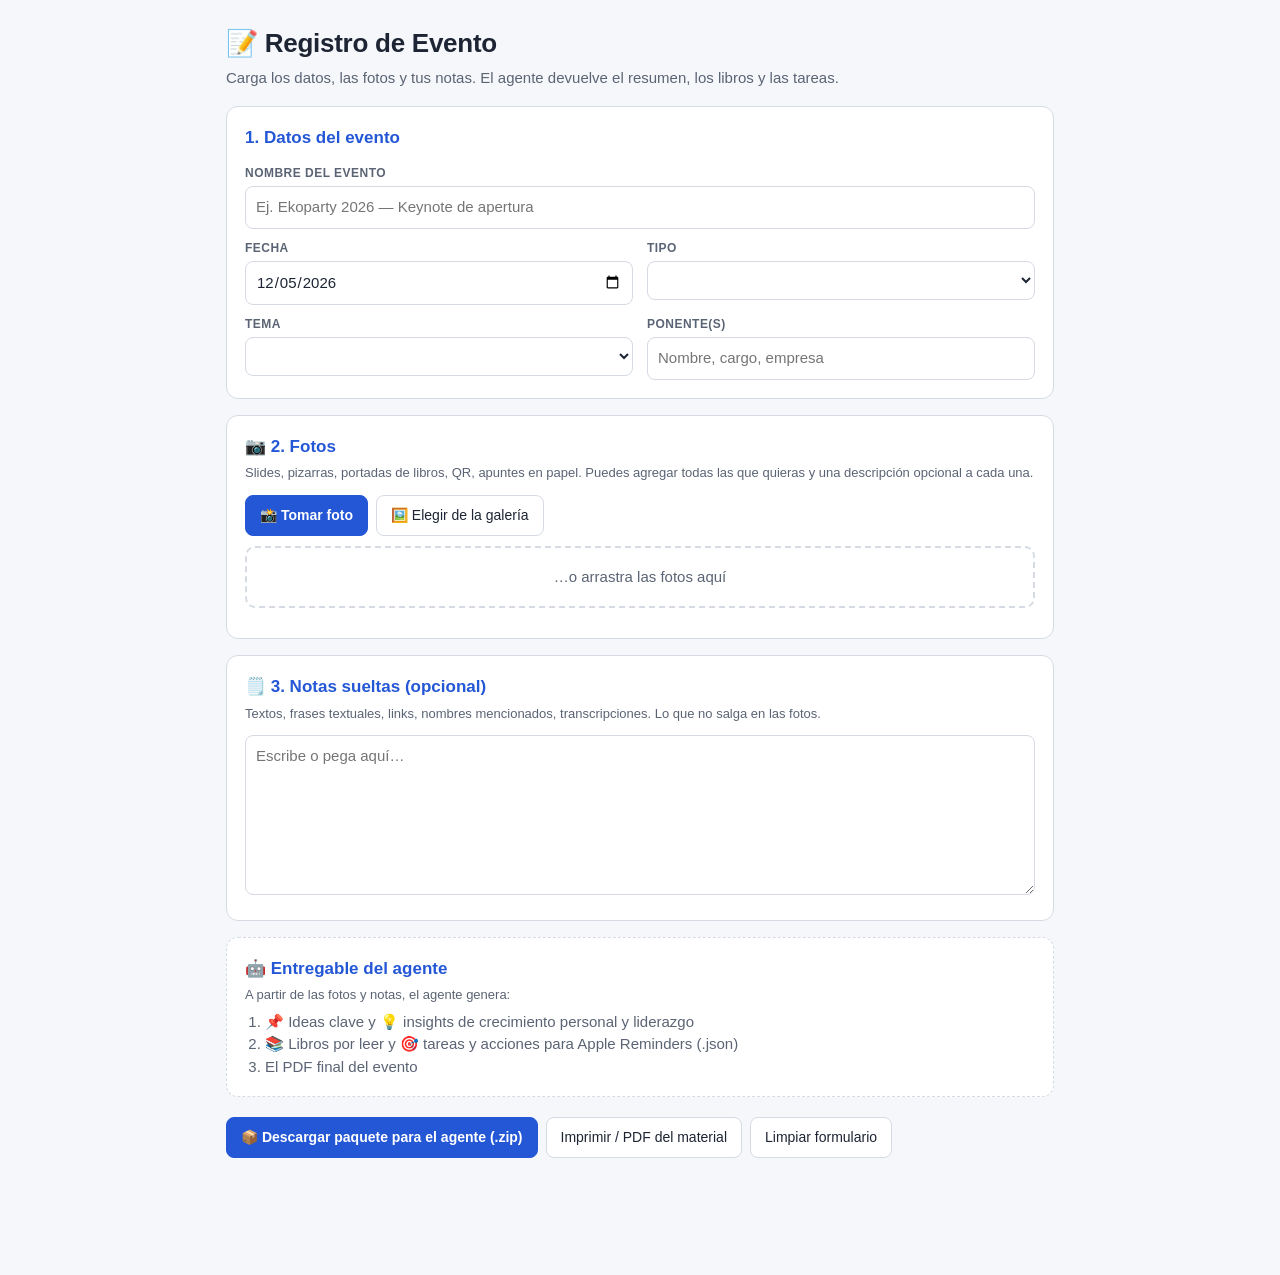
<file: formulario/index.html>
<!doctype html>
<html lang="es">
<head>
<meta charset="utf-8">
<meta name="viewport" content="width=device-width, initial-scale=1">
<title>Registro de Evento</title>
<style>
  :root { --tinta:#1d2433; --suave:#5b6474; --acento:#2457d6; --linea:#d5dae3; --fondo:#f5f7fb; --papel:#fff; }
  @media (prefers-color-scheme: dark) {
    :root:not([data-theme="light"]) { --tinta:#e6e9ef; --suave:#9aa3b2; --acento:#7aa2ff; --linea:#343b48; --fondo:#1b2029; --papel:#12161d; }
  }
  * { box-sizing: border-box; }
  body { margin:0; background:var(--fondo); color:var(--tinta);
         font:15px/1.5 -apple-system,"Segoe UI","Helvetica Neue",Arial,"Noto Color Emoji",sans-serif; }
  main { max-width: 860px; margin: 0 auto; padding: 24px 16px 80px; }
  header h1 { margin:0; font-size:26px; letter-spacing:-.01em; }
  header p { margin:4px 0 0; color:var(--suave); }
  section { background:var(--papel); border:1px solid var(--linea); border-radius:12px; padding:18px; margin-top:16px; }
  section > h2 { margin:0 0 4px; font-size:17px; color:var(--acento); }
  .ayuda { margin:0 0 12px; color:var(--suave); font-size:13px; }
  label { display:block; font-size:12px; font-weight:600; text-transform:uppercase; letter-spacing:.04em; color:var(--suave); margin:10px 0 4px; }
  input, select, textarea { width:100%; font:inherit; color:var(--tinta); background:var(--papel);
         border:1px solid var(--linea); border-radius:8px; padding:9px 10px; }
  textarea { resize:vertical; min-height:160px; overflow:hidden; }
  input:focus, select:focus, textarea:focus { outline:2px solid var(--acento); outline-offset:-1px; border-color:transparent; }
  .grid { display:grid; gap:0 14px; grid-template-columns: 1fr 1fr; }
  .grid .ancho { grid-column: 1 / -1; }
  @media (max-width: 600px) { .grid { grid-template-columns: 1fr; } }
  button { font:inherit; font-size:14px; border-radius:8px; padding:9px 14px; cursor:pointer;
           border:1px solid var(--linea); background:var(--papel); color:var(--tinta); }
  button.primario { background:var(--acento); border-color:var(--acento); color:#fff; font-weight:600; }
  button.quitar { padding:2px 9px; font-size:13px; color:var(--suave); }
  .acciones { display:flex; flex-wrap:wrap; gap:8px; margin-top:20px; }
  .botones-fotos { display:flex; flex-wrap:wrap; gap:8px; }
  .soltar { border:2px dashed var(--linea); border-radius:10px; padding:18px; text-align:center; color:var(--suave); margin-top:10px; }
  @media (pointer: coarse) { .soltar { display:none; } }
  .soltar.activo { border-color:var(--acento); color:var(--acento); }
  .fotos { display:grid; grid-template-columns: repeat(auto-fill, minmax(150px,1fr)); gap:10px; margin-top:12px; }
  .fotos figure { margin:0; position:relative; }
  .fotos img { width:100%; aspect-ratio: 4 / 3; object-fit:cover; border-radius:8px; border:1px solid var(--linea); display:block; }
  .fotos input { margin-top:4px; padding:4px 6px; font-size:12px; }
  .fotos .quitar { position:absolute; top:4px; right:4px; background:var(--papel); }
  .contador { font-size:13px; color:var(--suave); margin-top:8px; }
  .aviso { font-size:13px; color:var(--suave); min-height:1.2em; margin-top:8px; }
  .pendiente { border-style:dashed; color:var(--suave); }
  .pendiente ol { margin:6px 0 0; padding-left:20px; }

  @media print {
    @page { size: A4; margin: 14mm; }
    :root { --tinta:#1d2433; --suave:#5b6474; --acento:#2457d6; --linea:#c9cfda; --fondo:#fff; --papel:#fff; }
    html { -webkit-print-color-adjust:exact; print-color-adjust:exact; }
    body { background:#fff; font-size:11pt; }
    main { padding:0; max-width:none; }
    .no-imprimir, .quitar, .ayuda, .soltar, .botones-fotos, .contador { display:none !important; }
    section { border:0; border-top:2px solid var(--acento); border-radius:0; padding:8px 0 4px; margin-top:12px; }
    section > h2 { break-after:avoid; }
    input, select, textarea { border:0; border-bottom:1px solid var(--linea); border-radius:0; padding:3px 2px; }
    select { appearance:none; -webkit-appearance:none; }
    textarea { resize:none; }
    .fotos { grid-template-columns: repeat(2, 1fr); }
    .fotos img { aspect-ratio:auto; object-fit:contain; }
    .fotos figure { break-inside:avoid; }
    .en-blanco #notas { min-height:520px !important; }
  }
</style>
</head>
<body>
<main>
  <header>
    <h1>📝 Registro de Evento</h1>
    <p>Carga los datos, las fotos y tus notas. El agente devuelve el resumen, los libros y las tareas.</p>
  </header>

  <section>
    <h2>1. Datos del evento</h2>
    <div class="grid">
      <div class="ancho"><label for="evento">Nombre del evento</label><input id="evento" data-campo placeholder="Ej. Ekoparty 2026 — Keynote de apertura"></div>
      <div><label for="fecha">Fecha</label><input id="fecha" type="date" data-campo></div>
      <div><label for="tipo">Tipo</label>
        <select id="tipo" data-campo><option></option><option>Conferencia</option><option>Meetup</option><option>Webinar</option><option>Taller</option><option>Charla / Keynote</option><option>Podcast / Video</option><option>Otro</option></select></div>
      <div><label for="tema">Tema</label>
        <select id="tema" data-campo><option></option><option>Ciberseguridad</option><option>Tecnología</option><option>Crecimiento personal</option><option>Liderazgo</option><option>Negocios</option><option>Otro</option></select></div>
      <div><label for="ponentes">Ponente(s)</label><input id="ponentes" data-campo placeholder="Nombre, cargo, empresa"></div>
    </div>
  </section>

  <section id="secFotos">
    <h2>📷 2. Fotos</h2>
    <p class="ayuda">Slides, pizarras, portadas de libros, QR, apuntes en papel. Puedes agregar todas las que quieras y una descripción opcional a cada una.</p>
    <div class="botones-fotos">
      <button class="primario" id="btnCamara">📸 Tomar foto</button>
      <button id="btnGaleria">🖼️ Elegir de la galería</button>
    </div>
    <input id="inCamara" type="file" accept="image/*" capture="environment" hidden>
    <input id="inGaleria" type="file" accept="image/*" multiple hidden>
    <div class="soltar no-imprimir" id="soltar">…o arrastra las fotos aquí</div>
    <div class="contador" id="contador"></div>
    <div class="fotos" id="fotos"></div>
  </section>

  <section>
    <h2>🗒️ 3. Notas sueltas (opcional)</h2>
    <p class="ayuda">Textos, frases textuales, links, nombres mencionados, transcripciones. Lo que no salga en las fotos.</p>
    <textarea id="notas" data-campo placeholder="Escribe o pega aquí…"></textarea>
  </section>

  <section class="pendiente no-imprimir">
    <h2>🤖 Entregable del agente</h2>
    <p class="ayuda" style="margin:0">A partir de las fotos y notas, el agente genera:</p>
    <ol>
      <li>📌 Ideas clave y 💡 insights de crecimiento personal y liderazgo</li>
      <li>📚 Libros por leer y 🎯 tareas y acciones para Apple Reminders (.json)</li>
      <li>El PDF final del evento</li>
    </ol>
  </section>

  <div class="acciones no-imprimir">
    <button class="primario" id="btnZip">📦 Descargar paquete para el agente (.zip)</button>
    <button id="btnPdf">Imprimir / PDF del material</button>
    <button id="btnLimpiar">Limpiar formulario</button>
  </div>
  <p class="aviso no-imprimir" id="aviso"></p>
</main>

<script>
(() => {
  const $ = s => document.querySelector(s);
  const CLAVE = "registro-evento-borrador-v2";
  const EN_BLANCO = new URLSearchParams(location.search).has("en-blanco");  // hoja para imprimir y llenar a mano
  let fotos = [];  // {nombre, descripcion, dataUrl}

  const crecer = t => { t.style.height = "auto"; t.style.height = t.scrollHeight + 2 + "px"; };
  const avisar = m => { $("#aviso").textContent = m; };

  function datos() {
    const d = {}; document.querySelectorAll("[data-campo]").forEach(el => d[el.id] = el.value.trim());
    return d;
  }
  function guardar() {
    if (EN_BLANCO) return;
    try { localStorage.setItem(CLAVE, JSON.stringify({ ...datos(), fotos })); }
    catch {
      avisar("Borrador guardado sin fotos (el navegador no tiene espacio). Descarga el paquete antes de cerrar.");
      try { localStorage.setItem(CLAVE, JSON.stringify({ ...datos(), fotos: [] })); } catch {}
    }
  }
  function cargar() {
    let d = null;
    if (!EN_BLANCO) try { d = JSON.parse(localStorage.getItem(CLAVE) || "null"); } catch {}
    if (d) { document.querySelectorAll("[data-campo]").forEach(el => { if (d[el.id] != null) el.value = d[el.id]; }); fotos = d.fotos || []; }
    if (!EN_BLANCO && !$("#fecha").value) $("#fecha").value = new Date().toISOString().slice(0, 10);
    pintar(); crecer($("#notas"));
  }

  // --- Fotos ---
  function pintar() {
    const cont = $("#fotos"); cont.innerHTML = "";
    fotos.forEach((f, i) => {
      const fig = document.createElement("figure");
      fig.innerHTML = `<img alt=""><input placeholder="Descripción (opcional)"><button class="quitar" title="Quitar">✕</button>`;
      fig.querySelector("img").src = f.dataUrl;
      const inp = fig.querySelector("input"); inp.value = f.descripcion || "";
      inp.oninput = () => { f.descripcion = inp.value; guardar(); };
      fig.querySelector("button").onclick = () => { fotos.splice(i, 1); pintar(); guardar(); };
      cont.appendChild(fig);
    });
    $("#contador").textContent = fotos.length ? `${fotos.length} foto(s) cargada(s)` : "";
  }
  function reducir(archivo) {   // máx. 2000 px, JPEG 0.85: legible para el agente y liviano
    return new Promise((ok, mal) => {
      const img = new Image(), url = URL.createObjectURL(archivo);
      img.onload = () => {
        const k = Math.min(1, 2000 / Math.max(img.width, img.height));
        const c = document.createElement("canvas"); c.width = Math.round(img.width * k); c.height = Math.round(img.height * k);
        c.getContext("2d").drawImage(img, 0, 0, c.width, c.height);
        URL.revokeObjectURL(url); ok(c.toDataURL("image/jpeg", 0.85));
      };
      img.onerror = () => { URL.revokeObjectURL(url); mal(); };
      img.src = url;
    });
  }
  async function recibir(lista) {
    const imgs = [...lista].filter(a => a.type.startsWith("image/") || /\.(heic|heif)$/i.test(a.name));
    if (!imgs.length) return;
    avisar("Procesando fotos…");
    let fallidas = 0;
    for (const a of imgs) {
      try { fotos.push({ nombre: a.name, descripcion: "", dataUrl: await reducir(a) }); }
      catch { fallidas++; }
    }
    pintar(); avisar(fallidas ? `${fallidas} foto(s) no se pudieron leer (prueba exportarlas como JPG).` : ""); guardar();
  }
  $("#btnCamara").onclick = () => $("#inCamara").click();
  $("#btnGaleria").onclick = () => $("#inGaleria").click();
  for (const id of ["#inCamara", "#inGaleria"]) { const el = $(id); el.onchange = () => { recibir(el.files); el.value = ""; }; }
  const zona = $("#soltar");
  zona.ondragover = e => { e.preventDefault(); zona.classList.add("activo"); };
  zona.ondragleave = () => zona.classList.remove("activo");
  zona.ondrop = e => { e.preventDefault(); zona.classList.remove("activo"); recibir(e.dataTransfer.files); };
  document.addEventListener("paste", e => { if (e.clipboardData && e.clipboardData.files.length) recibir(e.clipboardData.files); });

  // --- ZIP sin compresión, sin librerías ---
  const TABLA = new Uint32Array(256).map((_, n) => { let c = n; for (let k = 0; k < 8; k++) c = c & 1 ? 0xEDB88320 ^ (c >>> 1) : c >>> 1; return c >>> 0; });
  const crc32 = b => { let c = 0xFFFFFFFF; for (let i = 0; i < b.length; i++) c = TABLA[(c ^ b[i]) & 255] ^ (c >>> 8); return (c ^ 0xFFFFFFFF) >>> 0; };
  const escribir = (dv, campos) => campos.forEach(([o, v, s]) => s === 4 ? dv.setUint32(o, v >>> 0, true) : dv.setUint16(o, v, true));
  function zip(archivos) {   // [{nombre, datos: Uint8Array}]
    const enc = new TextEncoder(), partes = [], central = []; let pos = 0;
    const t0 = new Date();
    const hora = (t0.getHours() << 11) | (t0.getMinutes() << 5) | (t0.getSeconds() >> 1);
    const dia = ((t0.getFullYear() - 1980) << 9) | ((t0.getMonth() + 1) << 5) | t0.getDate();
    for (const a of archivos) {
      const n = enc.encode(a.nombre), crc = crc32(a.datos), t = a.datos.length;
      const h = new DataView(new ArrayBuffer(30));
      escribir(h, [[0,0x04034b50,4],[4,20,2],[6,0x0800,2],[8,0,2],[10,hora,2],[12,dia,2],[14,crc,4],[18,t,4],[22,t,4],[26,n.length,2],[28,0,2]]);
      partes.push(new Uint8Array(h.buffer), n, a.datos);
      const c = new DataView(new ArrayBuffer(46));
      escribir(c, [[0,0x02014b50,4],[4,20,2],[6,20,2],[8,0x0800,2],[10,0,2],[12,hora,2],[14,dia,2],[16,crc,4],[20,t,4],[24,t,4],[28,n.length,2],[30,0,2],[32,0,2],[34,0,2],[36,0,2],[38,0,4],[42,pos,4]]);
      central.push(new Uint8Array(c.buffer), n);
      pos += 30 + n.length + t;
    }
    const tam = central.reduce((s, x) => s + x.length, 0);
    const fin = new DataView(new ArrayBuffer(22));
    escribir(fin, [[0,0x06054b50,4],[4,0,2],[6,0,2],[8,archivos.length,2],[10,archivos.length,2],[12,tam,4],[16,pos,4],[20,0,2]]);
    return new Blob([...partes, ...central, new Uint8Array(fin.buffer)], { type: "application/zip" });
  }
  const deDataUrl = u => Uint8Array.from(atob(u.split(",")[1]), c => c.charCodeAt(0));
  const slug = s => (s || "evento").normalize("NFD").replace(/[̀-ͯ]/g, "").toLowerCase().replace(/[^a-z0-9]+/g, "-").replace(/^-|-$/g, "").slice(0, 60) || "evento";
  const base = d => `${d.fecha || "sin-fecha"}-${slug(d.evento)}`;

  $("#btnZip").onclick = () => {
    const d = datos();
    if (!fotos.length && !d.notas) { avisar("Agrega al menos una foto o una nota antes de descargar."); return; }
    const carpeta = base(d) + "/";
    const lista = fotos.map((f, i) => ({ archivo: `fotos/${String(i + 1).padStart(2, "0")}.jpg`, original: f.nombre, descripcion: f.descripcion || "" }));
    const archivos = [
      { nombre: carpeta + "evento.json", datos: new TextEncoder().encode(JSON.stringify({ ...d, fotos: lista }, null, 2) + "\n") },
      ...fotos.map((f, i) => ({ nombre: carpeta + lista[i].archivo, datos: deDataUrl(f.dataUrl) })),
    ];
    const a = document.createElement("a");
    a.href = URL.createObjectURL(zip(archivos)); a.download = base(d) + ".zip";
    document.body.appendChild(a); a.click(); a.remove(); setTimeout(() => URL.revokeObjectURL(a.href), 2000);
    avisar(`Paquete listo: ${base(d)}.zip. Envíalo al agente o súbelo a eventos/entrada/.`);
  };
  $("#btnPdf").onclick = () => {
    const t = document.title; document.title = base(datos()) + "-material";
    crecer($("#notas")); window.print(); document.title = t;
  };
  $("#btnLimpiar").onclick = () => {
    if (!confirm("¿Borrar datos, fotos y notas del formulario?")) return;
    try { localStorage.removeItem(CLAVE); } catch {}
    document.querySelectorAll("[data-campo]").forEach(el => el.value = "");
    fotos = []; cargar(); avisar("Formulario limpio.");
  };
  document.addEventListener("input", e => { if (e.target.id === "notas") crecer(e.target); if (e.target.matches("[data-campo]")) guardar(); });
  document.addEventListener("change", e => { if (e.target.matches("[data-campo]")) guardar(); });
  window.addEventListener("beforeprint", () => crecer($("#notas")));

  cargar();
  if (EN_BLANCO) {   // hoja limpia: sin ejemplos ni sección de fotos
    document.body.classList.add("en-blanco");
    document.querySelectorAll("[placeholder]").forEach(el => el.placeholder = "");
    $("#fecha").type = "text";
    $("#secFotos").style.display = "none";
    document.querySelector("#notas").closest("section").querySelector("h2").textContent = "🗒️ 2. Notas";
  }
})();
</script>
</body>
</html>
</file>
